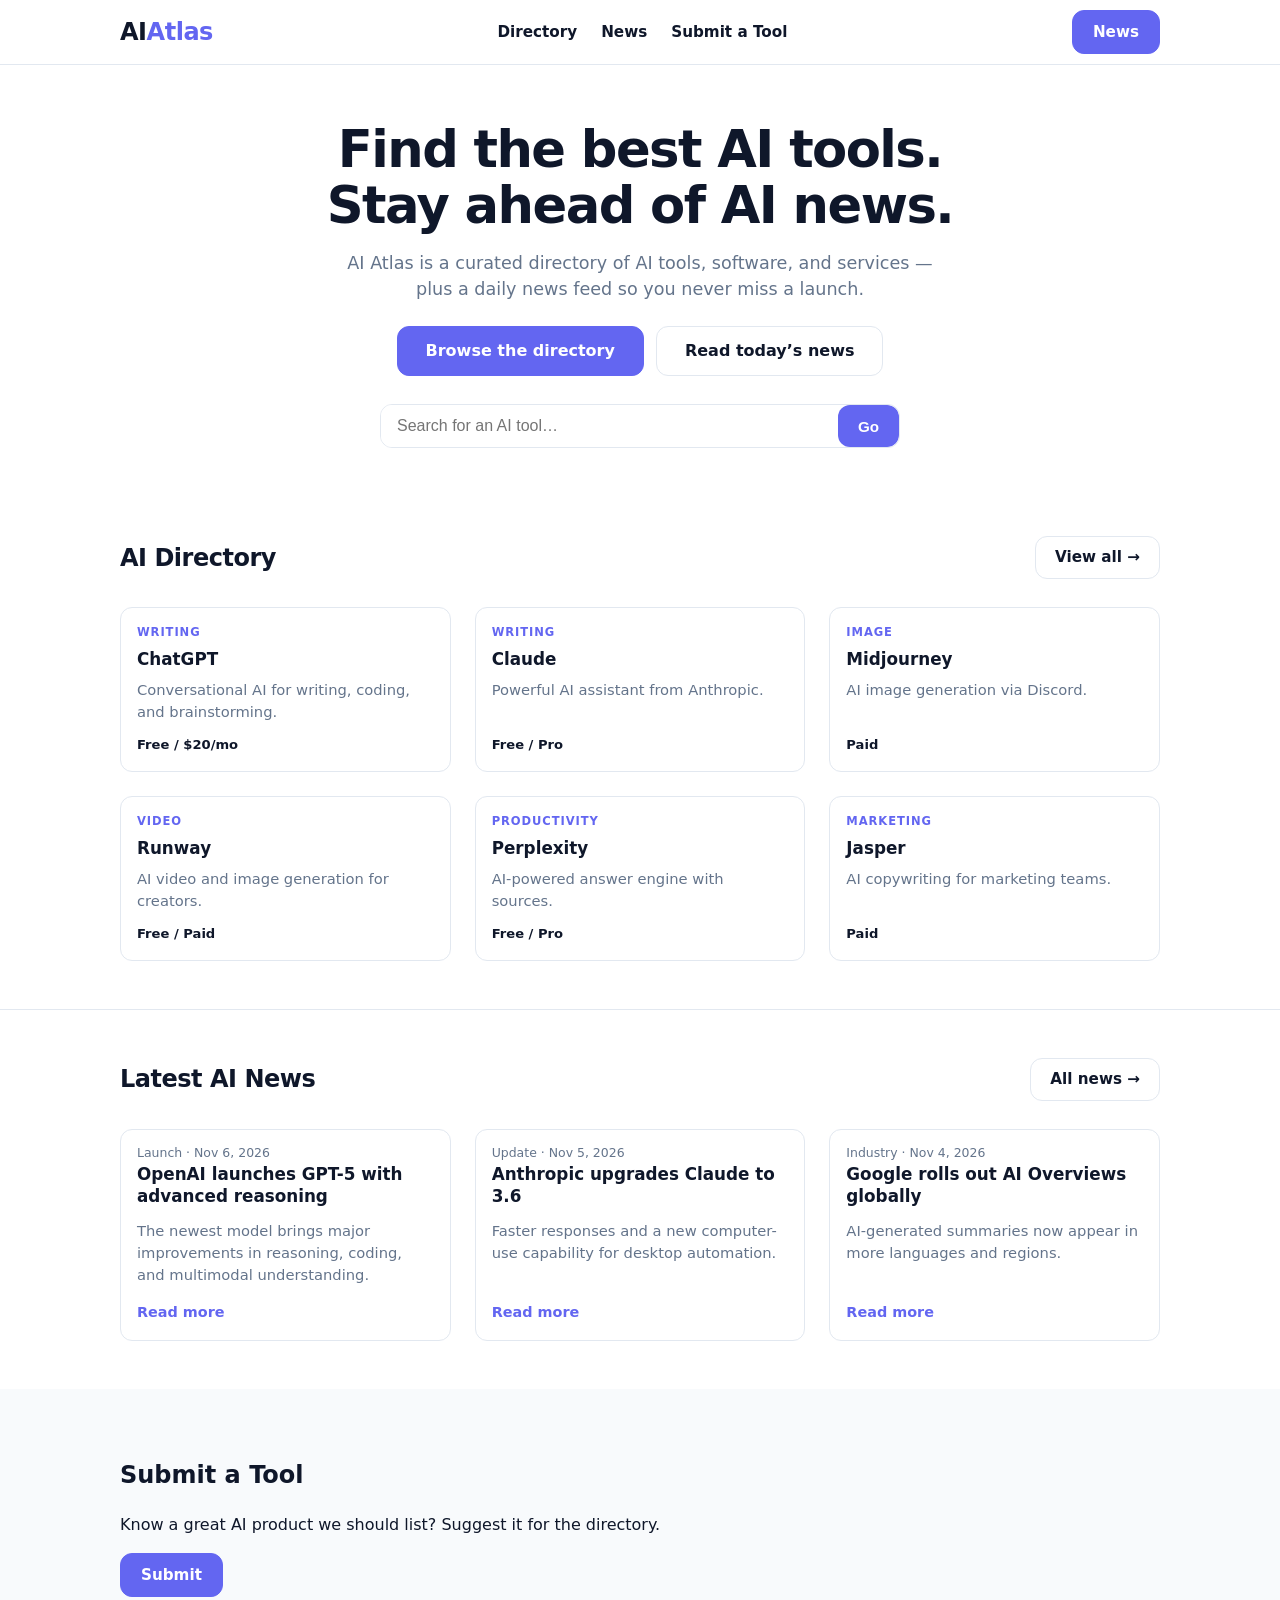
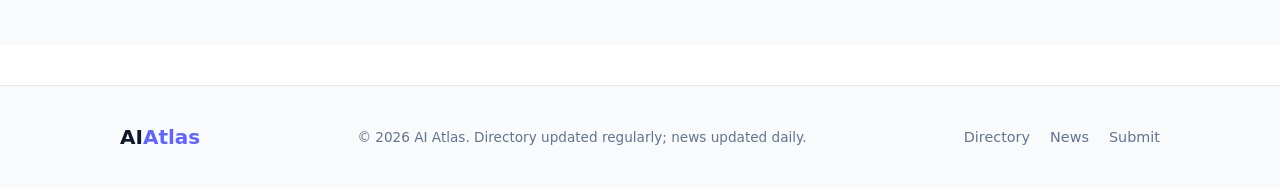
<file: index.html>
<!DOCTYPE html>
<html lang="en">
<head>
  <meta charset="UTF-8">
  <meta name="viewport" content="width=device-width, initial-scale=1.0">
  <meta name="description" content="AI Atlas — the AI tool directory and daily news hub. Discover the best AI tools and stay up to date with AI news.">
  <title>AI Atlas | AI Tools Directory &amp; Daily News</title>
  <link rel="preload" href="style.css" as="style">
  <link rel="stylesheet" href="style.css">
  <link rel="icon" href="data:image/svg+xml,%3Csvg xmlns='http://www.w3.org/2000/svg' viewBox='0 0 100 100'%3E%3Crect width='100' height='100' rx='22' fill='%236366f1'/%3E%3Cpath d='M28 30h44v8H28zM28 44h32v8H28zM28 58h20v8H28z' fill='white'/%3E%3C/svg%3E">
</head>
<body>
  <a class="skip-link" href="#content">Skip to content</a>

  <header class="site-header">
    <div class="header-inner container">
      <a class="brand" href="/">AI<span class="brand-accent">Atlas</span></a>
      <nav class="nav">
        <a href="#directory">Directory</a>
        <a href="news.html">News</a>
        <a href="#submit">Submit a Tool</a>
      </nav>
      <a class="btn btn-primary nav-cta" href="news.html">News</a>
      <button class="nav-toggle" aria-label="Open menu">&#9776;</button>
    </div>
  </header>

  <main id="content">
    <section class="hero">
      <div class="container hero-inner">
        <h1>Find the best AI tools.<br>Stay ahead of AI news.</h1>
        <p class="lead">AI Atlas is a curated directory of AI tools, software, and services &mdash; plus a daily news feed so you never miss a launch.</p>
        <div class="hero-actions">
          <a class="btn btn-primary btn-large" href="#directory">Browse the directory</a>
          <a class="btn btn-outline btn-large" href="news.html">Read today&rsquo;s news</a>
        </div>
        <div class="search-bar">
          <label for="hero-search" class="visually-hidden">Search AI tools</label>
          <input type="search" id="hero-search" placeholder="Search for an AI tool&hellip;" autocomplete="off">
          <button class="btn btn-primary" aria-label="Search">Go</button>
        </div>
      </div>
    </section>

    <section class="section" id="directory">
      <div class="container">
        <div class="section-header">
          <h2>AI Directory</h2>
          <a class="btn btn-outline" href="directory.html">View all &rarr;</a>
        </div>
        <div class="tools-grid" id="featured-tools">
          <!-- populated by app.js -->
        </div>
      </div>
    </section>

    <section class="section section-news">
      <div class="container">
        <div class="section-header">
          <h2>Latest AI News</h2>
          <a class="btn btn-outline" href="news.html">All news &rarr;</a>
        </div>
        <div class="news-grid" id="featured-news">
          <!-- populated by app.js -->
        </div>
      </div>
    </section>

    <section class="section bg-light" id="submit">
      <div class="container">
        <h2>Submit a Tool</h2>
        <p>Know a great AI product we should list? Suggest it for the directory.</p>
        <a class="btn btn-primary" href="https://forms.gle/example" target="_blank" rel="noopener">Submit</a>
      </div>
    </section>
  </main>

  <footer class="site-footer">
    <div class="container footer-inner">
      <div class="footer-brand">AI<span class="brand-accent">Atlas</span></div>
      <p class="footer-copy">&copy; 2026 AI Atlas. Directory updated regularly; news updated daily.</p>
      <nav class="footer-nav">
        <a href="#directory">Directory</a>
        <a href="news.html">News</a>
        <a href="#submit">Submit</a>
      </nav>
    </div>
  </footer>

  <script src="app.js" defer></script>
</body>
</html>
</file>
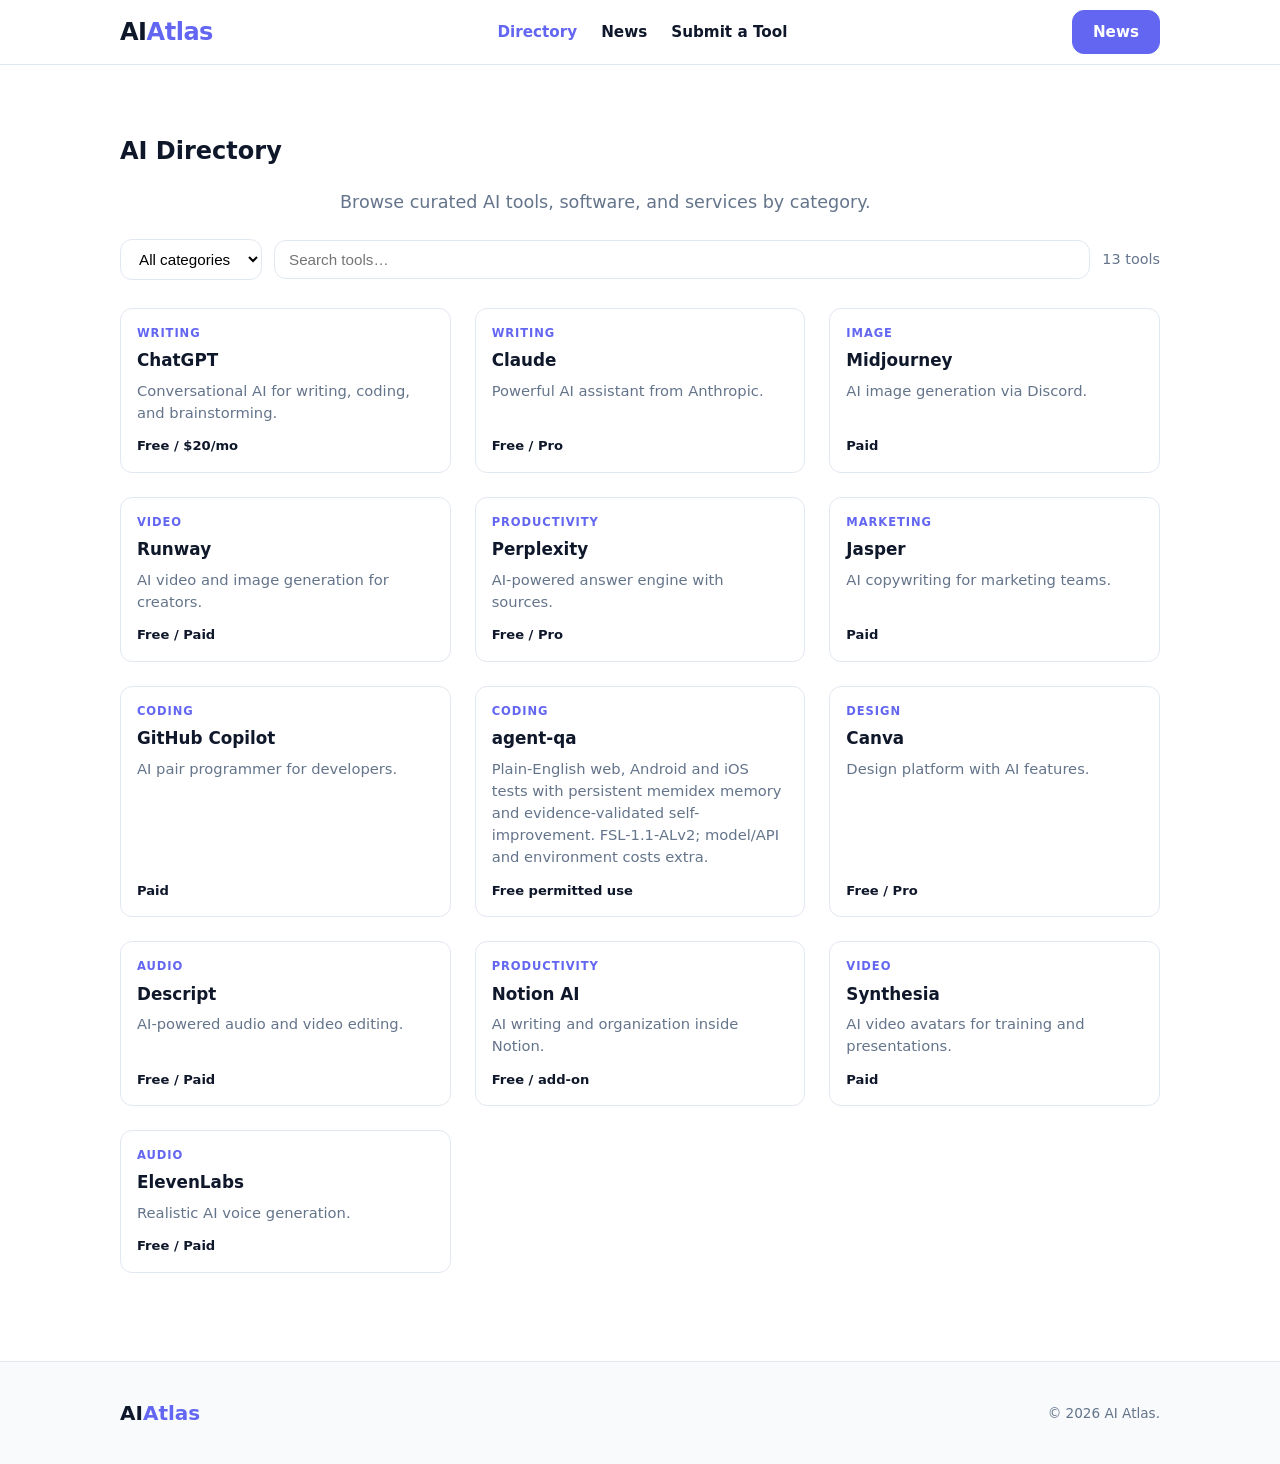
<file: directory.html>
<!DOCTYPE html>
<html lang="en">
<head>
  <meta charset="UTF-8">
  <meta name="viewport" content="width=device-width, initial-scale=1.0">
  <meta name="description" content="Browse the full AI Atlas directory of AI tools, software, and services.">
  <title>AI Directory | AI Atlas</title>
  <link rel="preload" href="style.css" as="style">
  <link rel="stylesheet" href="style.css">
  <link rel="icon" href="data:image/svg+xml,%3Csvg xmlns='http://www.w3.org/2000/svg' viewBox='0 0 100 100'%3E%3Crect width='100' height='100' rx='22' fill='%236366f1'/%3E%3Cpath d='M28 30h44v8H28zM28 44h32v8H28zM28 58h20v8H28z' fill='white'/%3E%3C/svg%3E">
</head>
<body>
  <a class="skip-link" href="#content">Skip to content</a>

  <header class="site-header">
    <div class="header-inner container">
      <a class="brand" href="/">AI<span class="brand-accent">Atlas</span></a>
      <nav class="nav">
        <a href="#directory" aria-current="page">Directory</a>
        <a href="news.html">News</a>
        <a href="#submit">Submit a Tool</a>
      </nav>
      <a class="btn btn-primary nav-cta" href="news.html">News</a>
      <button class="nav-toggle" aria-label="Open menu">&#9776;</button>
    </div>
  </header>

  <main id="content">
    <section class="section">
      <div class="container">
        <h1>AI Directory</h1>
        <p class="lead">Browse curated AI tools, software, and services by category.</p>

        <div class="toolbar" role="search" aria-label="Directory filters">
          <label for="cat-filter" class="visually-hidden">Filter by category</label>
          <select id="cat-filter">
            <option value="">All categories</option>
            <option>Writing</option>
            <option>Design</option>
            <option>Video</option>
            <option>Audio</option>
            <option>Coding</option>
            <option>Productivity</option>
            <option>Marketing</option>
            <option>Business</option>
            <option>Image</option>
            <option>3D</option>
          </select>
          <label for="dir-search" class="visually-hidden">Search tools</label>
          <input type="search" id="dir-search" placeholder="Search tools&hellip;" autocomplete="off">
          <span class="result-count" id="result-count"><span id="count-num">0</span> tools</span>
        </div>

        <div class="tools-grid" id="directory-grid">
          <!-- populated by app.js -->
        </div>
        <p class="empty-state" id="empty-state" hidden>No tools match your filters.</p>
      </div>
    </section>
  </main>

  <footer class="site-footer">
    <div class="container footer-inner">
      <div class="footer-brand">AI<span class="brand-accent">Atlas</span></div>
      <p class="footer-copy">&copy; 2026 AI Atlas.</p>
    </div>
  </footer>

  <script src="app.js" defer></script>
</body>
</html>
</file>
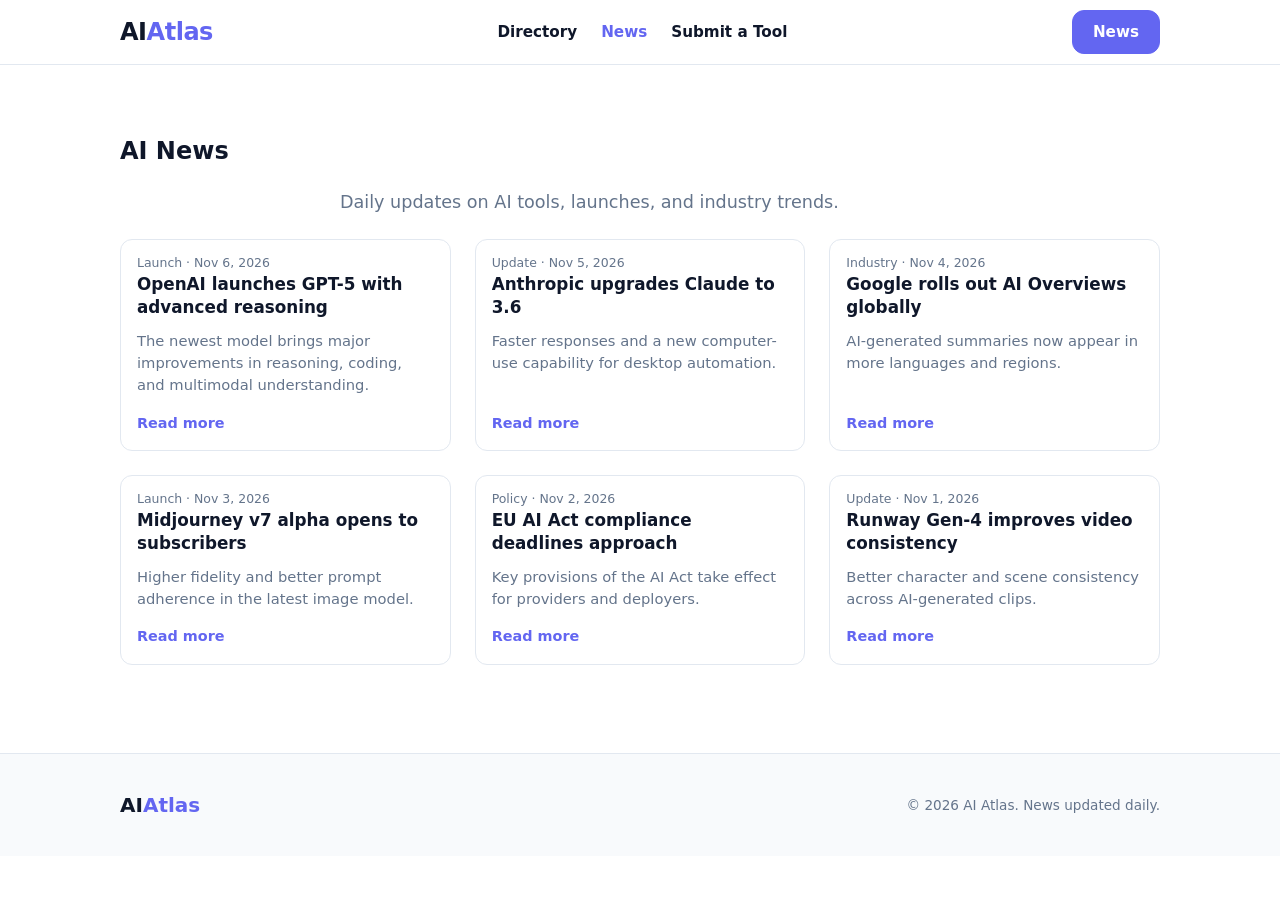
<file: news.html>
<!DOCTYPE html>
<html lang="en">
<head>
  <meta charset="UTF-8">
  <meta name="viewport" content="width=device-width, initial-scale=1.0">
  <meta name="description" content="Latest AI news from AI Atlas &mdash; daily updates on AI tools, launches, and industry trends.">
  <title>AI News | AI Atlas</title>
  <link rel="preload" href="style.css" as="style">
  <link rel="stylesheet" href="style.css">
  <link rel="icon" href="data:image/svg+xml,%3Csvg xmlns='http://www.w3.org/2000/svg' viewBox='0 0 100 100'%3E%3Crect width='100' height='100' rx='22' fill='%236366f1'/%3E%3Cpath d='M28 30h44v8H28zM28 44h32v8H28zM28 58h20v8H28z' fill='white'/%3E%3C/svg%3E">
</head>
<body>
  <a class="skip-link" href="#content">Skip to content</a>

  <header class="site-header">
    <div class="header-inner container">
      <a class="brand" href="/">AI<span class="brand-accent">Atlas</span></a>
      <nav class="nav">
        <a href="#directory">Directory</a>
        <a href="news.html" aria-current="page">News</a>
        <a href="#submit">Submit a Tool</a>
      </nav>
      <a class="btn btn-primary nav-cta" href="news.html">News</a>
      <button class="nav-toggle" aria-label="Open menu">&#9776;</button>
    </div>
  </header>

  <main id="content">
    <section class="section">
      <div class="container">
        <h1>AI News</h1>
        <p class="lead">Daily updates on AI tools, launches, and industry trends.</p>
        <div class="news-grid" id="news-grid">
          <!-- populated by app.js -->
        </div>
      </div>
    </section>
  </main>

  <footer class="site-footer">
    <div class="container footer-inner">
      <div class="footer-brand">AI<span class="brand-accent">Atlas</span></div>
      <p class="footer-copy">&copy; 2026 AI Atlas. News updated daily.</p>
    </div>
  </footer>

  <script src="app.js" defer></script>
</body>
</html>
</file>
<file: style.css>
/* AI Atlas — base styles */
:root {
  --color-bg: #ffffff;
  --color-surface: #f8fafc;
  --color-text: #0f172a;
  --color-muted: #64748b;
  --color-accent: #6366f1;
  --color-accent-hover: #4f46e5;
  --color-border: #e2e8f0;
  --radius: 12px;
  --shadow: 0 4px 6px -1px rgba(0,0,0,0.06), 0 2px 4px -1px rgba(0,0,0,0.04);
  --shadow-lg: 0 10px 15px -3px rgba(0,0,0,0.08);
  --max-width: 1080px;
  --gap: 24px;
}
*, *::before, *::after { box-sizing: border-box; }
html { scroll-behavior: smooth; }
body {
  margin: 0;
  font-family: ui-sans-serif, system-ui, -apple-system, BlinkMacSystemFont, "Segoe UI", Roboto, sans-serif;
  color: var(--color-text);
  background: var(--color-bg);
  line-height: 1.5;
}
a { color: var(--color-accent); text-decoration: none; }
a:hover { color: var(--color-accent-hover); text-decoration: underline; }
img { max-width: 100%; display: block; }
.container { max-width: var(--max-width); margin: 0 auto; padding: 0 20px; }
.skip-link {
  position: absolute; left: -9999px; width: 1px; height: 1px; overflow: hidden;
}
.skip-link:focus { position: static; width: auto; height: auto; padding: 10px; }
.visually-hidden {
  position: absolute; width: 1px; height: 1px; padding: 0; margin: -1px;
  overflow: hidden; clip: rect(0,0,0,0); border: 0;
}
.site-header {
  position: sticky; top: 0; z-index: 50;
  border-bottom: 1px solid var(--color-border);
  background: rgba(255,255,255,0.82); backdrop-filter: blur(6px);
}
.header-inner { display: flex; align-items: center; justify-content: space-between; gap: 16px; height: 64px; }
.brand { font-size: 1.5rem; font-weight: 800; letter-spacing: -0.02em; color: var(--color-text); }
.brand-accent { color: var(--color-accent); }
.nav { display: none; gap: 24px; align-items: center; }
.nav a { font-weight: 600; color: var(--color-text); font-size: 0.95rem; }
.nav a:hover { text-decoration: none; }
.nav a[aria-current="page"] { color: var(--color-accent); }
.nav-cta { display: none; }
.btn {
  display: inline-flex; align-items: center; justify-content: center;
  border: 1px solid transparent; border-radius: var(--radius);
  font-weight: 700; font-size: 0.95rem; cursor: pointer;
  transition: transform 0.1s, box-shadow 0.2s, background 0.2s, color 0.2s;
}
.btn:active { transform: translateY(1px); }
.btn-primary { background: var(--color-accent); color: #fff; border-color: var(--color-accent); padding: 10px 20px; }
.btn-primary:hover { background: var(--color-accent-hover); border-color: var(--color-accent-hover); color: #fff; text-decoration: none; }
.btn-outline { background: transparent; color: var(--color-text); border-color: var(--color-border); padding: 9px 19px; }
.btn-outline:hover { border-color: var(--color-accent); color: var(--color-accent); text-decoration: none; }
.btn-large { padding: 12px 28px; font-size: 1rem; }
.nav-toggle { display: flex; border: none; background: transparent; font-size: 1.5rem; cursor: pointer; color: var(--color-text); }
.hero { padding: 56px 0 40px; text-align: center; }
.hero-inner { max-width: 720px; margin: 0 auto; }
.hero h1 { font-size: clamp(2rem, 5vw, 3.2rem); line-height: 1.1; margin: 0 0 16px; letter-spacing: -0.03em; }
.lead { color: var(--color-muted); font-size: 1.1rem; margin: 0 0 24px; max-width: 600px; margin-left: auto; margin-right: auto; }
.hero-actions { display: flex; gap: 12px; justify-content: center; margin-bottom: 28px; flex-wrap: wrap; }
.search-bar {
  max-width: 520px; margin: 0 auto; display: flex; gap: 8px;
  border: 1px solid var(--color-border); border-radius: var(--radius); background: #fff; overflow: hidden;
}
.search-bar input { flex: 1; border: none; outline: none; padding: 12px 16px; font-size: 1rem; }
.search-bar button { border: none; background: var(--color-accent); color: #fff; padding: 0 20px; font-weight: 700; cursor: pointer; }
.search-bar button:hover { background: var(--color-accent-hover); }
.section { padding: 48px 0; }
.section-news { border-top: 1px solid var(--color-border); }
.bg-light { background: var(--color-surface); }
.section-header { display: flex; justify-content: space-between; align-items: center; margin-bottom: 28px; flex-wrap: wrap; gap: 12px; }
.section-header h2 { font-size: 1.5rem; margin: 0; letter-spacing: -0.02em; }
.empty-state { color: var(--color-muted); text-align: center; padding: 40px 0; }
/* Components */
.tools-grid {
  display: grid; grid-template-columns: repeat(1, 1fr); gap: var(--gap);
}
@media (min-width: 560px) { .tools-grid { grid-template-columns: repeat(2, 1fr); } }
@media (min-width: 860px) { .tools-grid { grid-template-columns: repeat(3, 1fr); } }
.tool-card {
  background: #fff; border: 1px solid var(--color-border); border-radius: var(--radius);
  padding: 16px; display: flex; flex-direction: column;
  transition: box-shadow 0.2s, transform 0.2s, border-color 0.2s;
}
.tool-card:hover { box-shadow: var(--shadow-lg); border-color: var(--color-accent); transform: translateY(-2px); }
.tool-card .cat { font-size: 0.72rem; text-transform: uppercase; letter-spacing: 0.08em; color: var(--color-accent); font-weight: 800; margin-bottom: 8px; }
.tool-card h3 { font-size: 1.05rem; margin: 0 0 8px; line-height: 1.3; }
.tool-card h3 a { color: var(--color-text); text-decoration: none; }
.tool-card h3 a:hover { color: var(--color-accent); text-decoration: underline; }
.tool-card p { color: var(--color-muted); font-size: 0.92rem; margin: 0 0 12px; flex: 1; }
.tool-card .footer { display: flex; justify-content: space-between; align-items: center; font-size: 0.82rem; color: var(--color-muted); margin-top: auto; }
.tool-card .price { font-weight: 700; color: var(--color-text); }
.news-grid {
  display: grid; grid-template-columns: repeat(1, 1fr); gap: var(--gap);
}
@media (min-width: 720px) { .news-grid { grid-template-columns: repeat(2, 1fr); } }
@media (min-width: 1024px) { .news-grid { grid-template-columns: repeat(3, 1fr); } }
.news-card { background: #fff; border: 1px solid var(--color-border); border-radius: var(--radius); overflow: hidden; display: flex; flex-direction: column; }
.news-card .date { font-size: 0.78rem; color: var(--color-muted); padding: 14px 16px 0; }
.news-card h3 { font-size: 1.05rem; margin: 0; padding: 0 16px 12px; line-height: 1.35; }
.news-card h3 a { color: var(--color-text); text-decoration: none; display: -webkit-box; overflow: hidden; }
.news-card h3 a:hover { color: var(--color-accent); text-decoration: underline; }
.news-card p { color: var(--color-muted); font-size: 0.92rem; padding: 0 16px 16px; margin: 0; flex: 1; }
.news-card .read-more { margin: 0 16px 16px; font-size: 0.9rem; font-weight: 700; color: var(--color-accent); text-decoration: none; }
.toolbar { display: flex; flex-direction: column; gap: 12px; margin-bottom: 28px; align-items: flex-start; }
@media (min-width: 640px) { .toolbar { flex-direction: row; align-items: center; } }
.toolbar select, .toolbar input[type="search"] {
  padding: 10px 14px; border: 1px solid var(--color-border); border-radius: var(--radius); font-size: 0.95rem; background: #fff;
}
.toolbar input[type="search"] { flex: 1; min-width: 200px; outline: none; }
.result-count { color: var(--color-muted); font-size: 0.9rem; }
.result-count strong { color: var(--color-text); }
.site-footer { border-top: 1px solid var(--color-border); background: var(--color-surface); padding: 36px 0; margin-top: 40px; }
.footer-inner { display: flex; flex-direction: column; gap: 16px; align-items: center; text-align: center; }
@media (min-width: 640px) { .footer-inner { flex-direction: row; justify-content: space-between; text-align: left; } }
.footer-brand { font-weight: 800; font-size: 1.25rem; }
.footer-brand .brand-accent { color: var(--color-accent); }
.footer-copy { color: var(--color-muted); font-size: 0.85rem; margin: 0; }
.footer-nav { display: flex; gap: 20px; font-size: 0.9rem; }
.footer-nav a { color: var(--color-muted); }
.footer-nav a:hover { color: var(--color-accent); text-decoration: none; }
@media (min-width: 720px) {
  .nav { display: flex; }
  .nav-toggle { display: none; }
  .nav-cta { display: inline-flex; }
}
</file>
